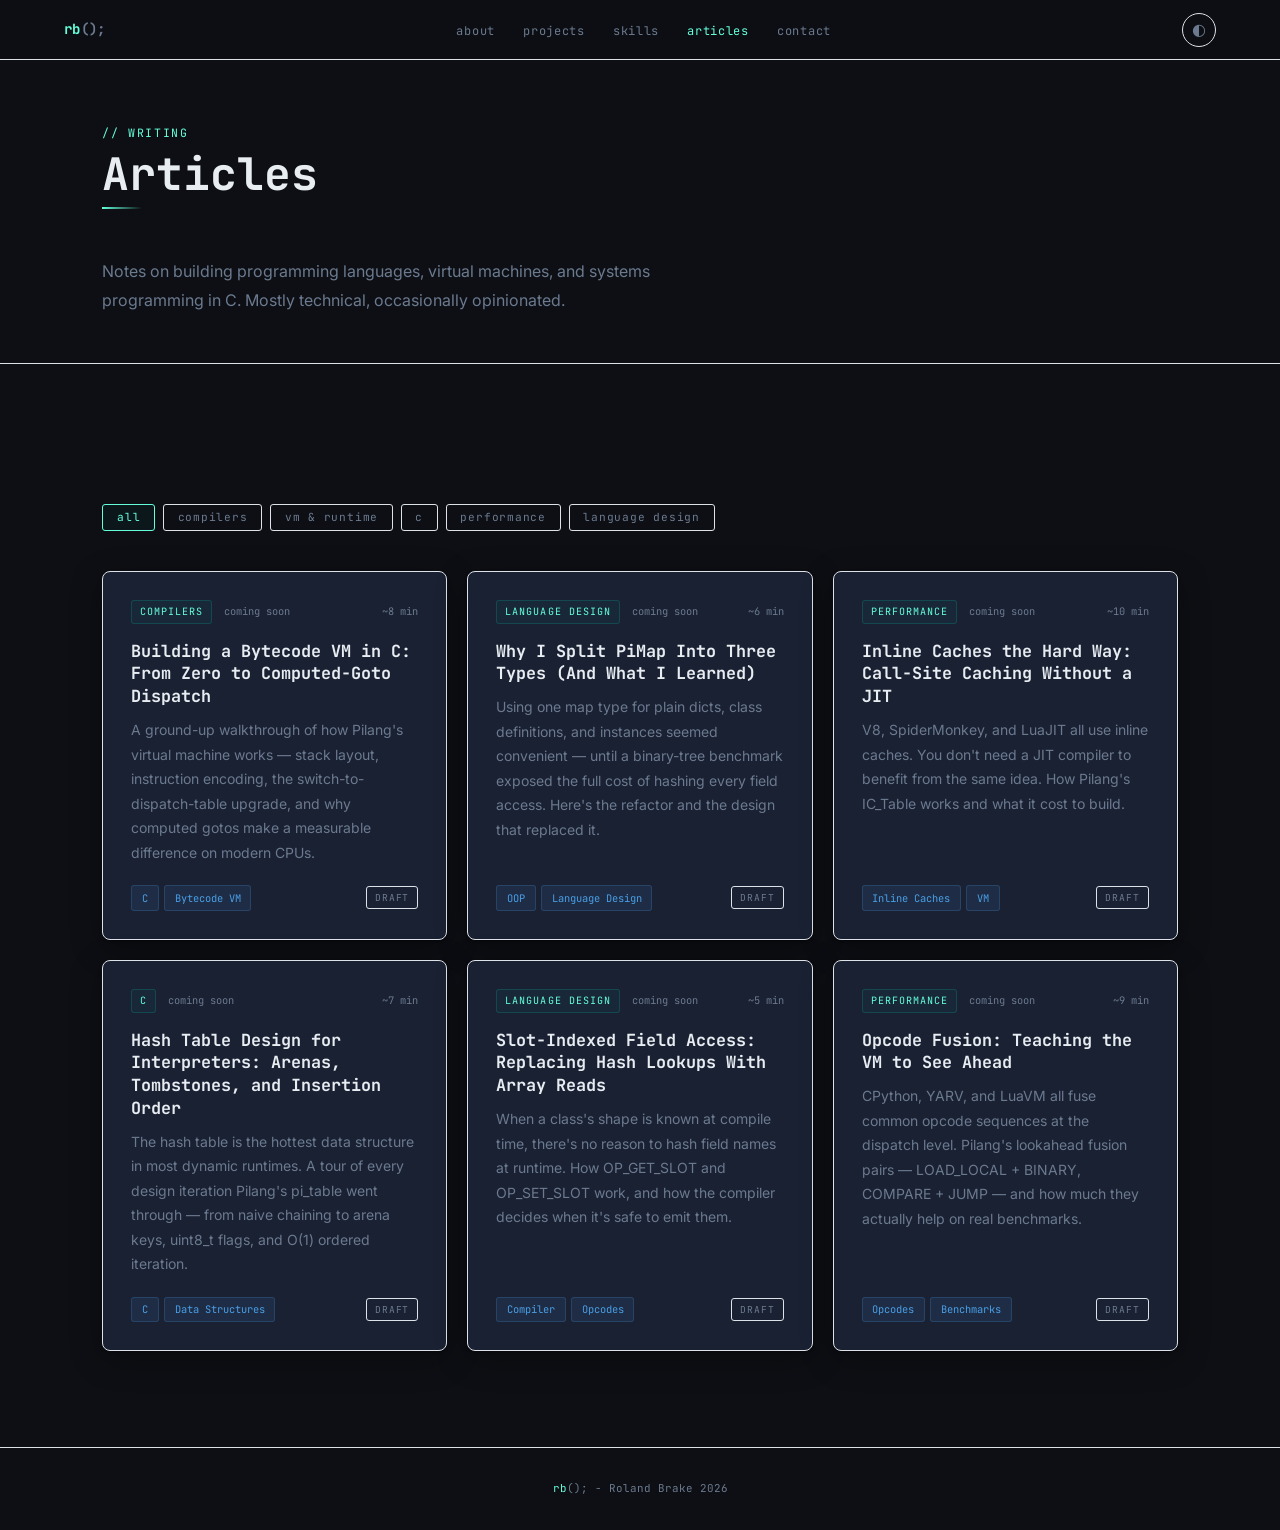
<file: articles.html>
<!doctype html>
<html lang="en">
  <head>
    <meta charset="UTF-8" />
    <meta name="viewport" content="width=device-width, initial-scale=1.0" />
    <title>Articles — Roland Brake</title>
    <link rel="preconnect" href="https://fonts.googleapis.com" />
    <link
      href="https://fonts.googleapis.com/css2?family=JetBrains+Mono:wght@300;400;700&family=Inter:wght@300;400;500;600&display=swap"
      rel="stylesheet"
    />
    <link rel="stylesheet" href="style.css" />
    <style>
      .articles-hero {
        padding: calc(60px + 4rem) clamp(1.5rem, 8vw, 7rem) 3rem;
        background: var(--bg);
        border-bottom: 1px solid var(--border);
      }
      .articles-hero .section-inner {
        max-width: 1100px;
        margin: 0 auto;
      }
      .articles-section {
        padding: 4rem clamp(1.5rem, 8vw, 7rem) 6rem;
        background: var(--bg);
      }
      .articles-section .section-inner {
        max-width: 1100px;
        margin: 0 auto;
      }

      /* Filter bar */
      .filter-bar {
        display: flex;
        gap: 0.5rem;
        flex-wrap: wrap;
        margin-bottom: 2.5rem;
      }
      .filter-btn {
        font-family: var(--font-mono);
        font-size: 0.7rem;
        letter-spacing: 0.07em;
        padding: 0.35rem 0.85rem;
        border-radius: 3px;
        border: 1px solid var(--border);
        background: transparent;
        color: var(--muted);
        cursor: pointer;
        transition: all 0.2s;
      }
      .filter-btn:hover,
      .filter-btn.active {
        border-color: var(--teal);
        color: var(--teal);
        background: rgba(13, 148, 136, 0.06);
      }

      /* Article grid */
      .articles-grid {
        display: grid;
        grid-template-columns: repeat(auto-fill, minmax(320px, 1fr));
        gap: 1.25rem;
      }
      .article-card {
        background: var(--surface);
        border: 1px solid var(--border);
        border-radius: var(--radius);
        padding: 1.75rem;
        display: flex;
        flex-direction: column;
        box-shadow: var(--shadow);
        text-decoration: none;
        color: inherit;
        transition:
          border-color 0.25s,
          transform 0.25s,
          box-shadow 0.25s;
        position: relative;
        overflow: hidden;
      }
      .article-card::before {
        content: "";
        position: absolute;
        top: 0;
        left: 0;
        right: 0;
        height: 2px;
        background: linear-gradient(90deg, var(--teal), transparent);
        opacity: 0;
        transition: opacity 0.25s;
      }
      .article-card:hover {
        border-color: var(--accent);
        transform: translateY(-3px);
        box-shadow: 0 12px 40px rgba(0, 0, 0, 0.14);
      }
      .article-card:hover::before {
        opacity: 1;
      }

      .article-meta {
        display: flex;
        align-items: center;
        gap: 0.75rem;
        margin-bottom: 1rem;
        flex-wrap: wrap;
      }
      .article-tag {
        font-family: var(--font-mono);
        font-size: 0.63rem;
        letter-spacing: 0.1em;
        text-transform: uppercase;
        color: var(--teal);
        padding: 0.18rem 0.5rem;
        border: 1px solid rgba(13, 148, 136, 0.3);
        border-radius: 3px;
        background: rgba(13, 148, 136, 0.06);
      }
      .article-date {
        font-family: var(--font-mono);
        font-size: 0.65rem;
        color: var(--muted);
      }
      .article-read-time {
        font-family: var(--font-mono);
        font-size: 0.65rem;
        color: var(--muted);
        margin-left: auto;
      }
      .article-title {
        font-family: var(--font-mono);
        font-size: 1.05rem;
        font-weight: 700;
        color: var(--text);
        line-height: 1.35;
        margin-bottom: 0.65rem;
        transition: color 0.2s;
      }
      .article-card:hover .article-title {
        color: var(--accent);
      }
      .article-excerpt {
        font-size: 0.875rem;
        color: var(--muted);
        line-height: 1.75;
        flex: 1;
        margin-bottom: 1.25rem;
      }
      .article-footer {
        display: flex;
        align-items: center;
        justify-content: space-between;
        margin-top: auto;
      }
      .article-pills {
        display: flex;
        gap: 0.35rem;
        flex-wrap: wrap;
      }
      .draft-badge {
        font-family: var(--font-mono);
        font-size: 0.6rem;
        letter-spacing: 0.1em;
        text-transform: uppercase;
        color: var(--muted);
        border: 1px solid var(--border);
        border-radius: 3px;
        padding: 0.18rem 0.5rem;
      }
      .articles-empty {
        text-align: center;
        padding: 4rem 0;
        display: none;
      }
      .articles-empty p {
        font-family: var(--font-mono);
        font-size: 0.8rem;
        color: var(--muted);
        margin-top: 0.75rem;
      }
      @media (max-width: 600px) {
        .articles-grid {
          grid-template-columns: 1fr;
        }
        .nav-links {
          display: none;
        }
      }
    </style>
  </head>
  <body>
    <!-- NAV -->
    <nav>
      <a href="index.html" class="nav-logo" style="text-decoration: none"
        >rb<span class="dim">();</span></a
      >
      <ul class="nav-links">
        <li><a href="index.html#about">about</a></li>
        <li><a href="index.html#projects">projects</a></li>
        <li><a href="index.html#skills">skills</a></li>
        <li><a href="articles.html" class="active">articles</a></li>
        <li><a href="index.html#contact">contact</a></li>
      </ul>
      <button id="theme-toggle" aria-label="Toggle theme">◐</button>
    </nav>

    <!-- HERO -->
    <div class="articles-hero">
      <div class="section-inner">
        <div class="eyebrow">// writing</div>
        <h1
          class="section-heading"
          style="font-size: clamp(1.8rem, 4vw, 2.8rem); margin-bottom: 0.6rem"
        >
          Articles
        </h1>
        <div class="accent-line"></div>
        <p class="bio" style="max-width: 560px; margin: 0">
          Notes on building programming languages, virtual machines, and systems
          programming in C. Mostly technical, occasionally opinionated.
        </p>
      </div>
    </div>

    <!-- ARTICLES GRID -->
    <section class="articles-section">
      <div class="section-inner">
        <div class="filter-bar">
          <button class="filter-btn active" data-filter="all">all</button>
          <button class="filter-btn" data-filter="compilers">compilers</button>
          <button class="filter-btn" data-filter="vm">vm &amp; runtime</button>
          <button class="filter-btn" data-filter="c">c</button>
          <button class="filter-btn" data-filter="performance">
            performance
          </button>
          <button class="filter-btn" data-filter="language-design">
            language design
          </button>
        </div>

        <div class="articles-grid" id="articles-grid">
          <a class="article-card fade-in" href="#" data-tags="compilers vm">
            <div class="article-meta">
              <span class="article-tag">compilers</span>
              <span class="article-date">coming soon</span>
              <span class="article-read-time">~8 min</span>
            </div>
            <div class="article-title">
              Building a Bytecode VM in C: From Zero to Computed-Goto Dispatch
            </div>
            <p class="article-excerpt">
              A ground-up walkthrough of how Pilang's virtual machine works —
              stack layout, instruction encoding, the switch-to-dispatch-table
              upgrade, and why computed gotos make a measurable difference on
              modern CPUs.
            </p>
            <div class="article-footer">
              <div class="article-pills">
                <span class="pill">C</span>
                <span class="pill">Bytecode VM</span>
              </div>
              <span class="draft-badge">draft</span>
            </div>
          </a>

          <a
            class="article-card fade-in"
            href="#"
            data-tags="compilers language-design"
          >
            <div class="article-meta">
              <span class="article-tag">language design</span>
              <span class="article-date">coming soon</span>
              <span class="article-read-time">~6 min</span>
            </div>
            <div class="article-title">
              Why I Split PiMap Into Three Types (And What I Learned)
            </div>
            <p class="article-excerpt">
              Using one map type for plain dicts, class definitions, and
              instances seemed convenient — until a binary-tree benchmark
              exposed the full cost of hashing every field access. Here's the
              refactor and the design that replaced it.
            </p>
            <div class="article-footer">
              <div class="article-pills">
                <span class="pill">OOP</span>
                <span class="pill">Language Design</span>
              </div>
              <span class="draft-badge">draft</span>
            </div>
          </a>

          <a class="article-card fade-in" href="#" data-tags="performance vm">
            <div class="article-meta">
              <span class="article-tag">performance</span>
              <span class="article-date">coming soon</span>
              <span class="article-read-time">~10 min</span>
            </div>
            <div class="article-title">
              Inline Caches the Hard Way: Call-Site Caching Without a JIT
            </div>
            <p class="article-excerpt">
              V8, SpiderMonkey, and LuaJIT all use inline caches. You don't need
              a JIT compiler to benefit from the same idea. How Pilang's
              IC_Table works and what it cost to build.
            </p>
            <div class="article-footer">
              <div class="article-pills">
                <span class="pill">Inline Caches</span>
                <span class="pill">VM</span>
              </div>
              <span class="draft-badge">draft</span>
            </div>
          </a>

          <a class="article-card fade-in" href="#" data-tags="c performance">
            <div class="article-meta">
              <span class="article-tag">c</span>
              <span class="article-date">coming soon</span>
              <span class="article-read-time">~7 min</span>
            </div>
            <div class="article-title">
              Hash Table Design for Interpreters: Arenas, Tombstones, and
              Insertion Order
            </div>
            <p class="article-excerpt">
              The hash table is the hottest data structure in most dynamic
              runtimes. A tour of every design iteration Pilang's pi_table went
              through — from naive chaining to arena keys, uint8_t flags, and
              O(1) ordered iteration.
            </p>
            <div class="article-footer">
              <div class="article-pills">
                <span class="pill">C</span>
                <span class="pill">Data Structures</span>
              </div>
              <span class="draft-badge">draft</span>
            </div>
          </a>

          <a
            class="article-card fade-in"
            href="#"
            data-tags="language-design compilers"
          >
            <div class="article-meta">
              <span class="article-tag">language design</span>
              <span class="article-date">coming soon</span>
              <span class="article-read-time">~5 min</span>
            </div>
            <div class="article-title">
              Slot-Indexed Field Access: Replacing Hash Lookups With Array Reads
            </div>
            <p class="article-excerpt">
              When a class's shape is known at compile time, there's no reason
              to hash field names at runtime. How OP_GET_SLOT and OP_SET_SLOT
              work, and how the compiler decides when it's safe to emit them.
            </p>
            <div class="article-footer">
              <div class="article-pills">
                <span class="pill">Compiler</span>
                <span class="pill">Opcodes</span>
              </div>
              <span class="draft-badge">draft</span>
            </div>
          </a>

          <a
            class="article-card fade-in"
            href="#"
            data-tags="performance compilers"
          >
            <div class="article-meta">
              <span class="article-tag">performance</span>
              <span class="article-date">coming soon</span>
              <span class="article-read-time">~9 min</span>
            </div>
            <div class="article-title">
              Opcode Fusion: Teaching the VM to See Ahead
            </div>
            <p class="article-excerpt">
              CPython, YARV, and LuaVM all fuse common opcode sequences at the
              dispatch level. Pilang's lookahead fusion pairs — LOAD_LOCAL +
              BINARY, COMPARE + JUMP — and how much they actually help on real
              benchmarks.
            </p>
            <div class="article-footer">
              <div class="article-pills">
                <span class="pill">Opcodes</span>
                <span class="pill">Benchmarks</span>
              </div>
              <span class="draft-badge">draft</span>
            </div>
          </a>
        </div>

        <div class="articles-empty" id="articles-empty">
          <span style="font-size: 2rem; color: var(--muted)">∅</span>
          <p>No articles in that category yet.</p>
        </div>
      </div>
    </section>

    <footer>
      <span class="teal">rb</span>(); - Roland Brake
      <script>
        document.write(new Date().getFullYear());
      </script>
    </footer>

    <script>
      document.addEventListener("DOMContentLoaded", () => {
        const body = document.body;
        let manualOverride = null;
        function getAutoDark() {
          const h = new Date().getHours();
          return h >= 18 || h < 6;
        }
        function applyTheme(dark) {
          body.classList.toggle("dark", dark);
        }
        function updateTheme() {
          if (manualOverride === null) applyTheme(getAutoDark());
        }
        updateTheme();
        setInterval(updateTheme, 60000);
        const toggle = document.getElementById("theme-toggle");
        if (toggle) {
          toggle.addEventListener("click", () => {
            const isDark = body.classList.contains("dark");
            manualOverride = !isDark;
            applyTheme(manualOverride);
          });
        }

        // Fade-in
        const observer = new IntersectionObserver(
          (entries) =>
            entries.forEach((e) => {
              if (e.isIntersecting) e.target.classList.add("visible");
            }),
          { threshold: 0.08 },
        );
        document
          .querySelectorAll(".fade-in")
          .forEach((el) => observer.observe(el));

        // Filter
        const filterBtns = document.querySelectorAll(".filter-btn");
        const cards = document.querySelectorAll(".article-card");
        const emptyState = document.getElementById("articles-empty");
        filterBtns.forEach((btn) => {
          btn.addEventListener("click", () => {
            filterBtns.forEach((b) => b.classList.remove("active"));
            btn.classList.add("active");
            const filter = btn.dataset.filter;
            let visible = 0;
            cards.forEach((card) => {
              const match =
                filter === "all" || (card.dataset.tags || "").includes(filter);
              card.style.display = match ? "" : "none";
              if (match) visible++;
            });
            emptyState.style.display = visible === 0 ? "block" : "none";
          });
        });
      });
    </script>
  </body>
</html>
</file>
<file: style.css>
/* ── TOKENS ── */
:root {
  --bg: #f7f8fa;
  --bg2: #eef0f4;
  --surface: #ffffff;
  --border: #243044;
  --text: #1a1f2e;
  --muted: #6b7280;
  --accent: #2563eb;
  --accent2: #1d4ed8;
  --teal: #0d9488;
  --font-mono: "JetBrains Mono", monospace;
  --font-body: "Inter", "Segoe UI", sans-serif;
  --radius: 8px;
  --shadow: 0 1px 3px rgba(0, 0, 0, 0.08), 0 4px 16px rgba(0, 0, 0, 0.06);
}

body.dark {
  --bg: #0d0f14;
  --bg2: #131720;
  --surface: #1a2133;
  --border: #dde1e8;
  --text: #e8edf2;
  --muted: #6b7a8f;
  --accent: #4a9fe8;
  --accent2: #2e7dd1;
  --teal: #64ffda;
  --shadow: 0 1px 3px rgba(0, 0, 0, 0.4), 0 8px 32px rgba(0, 0, 0, 0.3);
}

/* ── RESET ── */
*,
*::before,
*::after {
  box-sizing: border-box;
  margin: 0;
  padding: 0;
}
html {
  scroll-behavior: smooth;
}
body {
  font-family: var(--font-body);
  background: var(--bg);
  color: var(--text);
  font-size: 16px;
  line-height: 1.6;
  transition:
    background 0.3s,
    color 0.3s;
  overflow-x: hidden;
}

/* ── NAV ── */
nav {
  position: fixed;
  top: 0;
  left: 0;
  right: 0;
  z-index: 100;
  display: flex;
  align-items: center;
  justify-content: space-between;
  padding: 0 clamp(1.5rem, 5vw, 4rem);
  height: 60px;
  background: rgba(247, 248, 250, 0.88);
  backdrop-filter: blur(12px);
  border-bottom: 1px solid var(--border);
  transition:
    background 0.3s,
    border-color 0.3s;
}
body.dark nav {
  background: rgba(13, 15, 20, 0.88);
}
.nav-logo {
  font-family: var(--font-mono);
  font-size: 0.88rem;
  color: var(--teal);
  font-weight: 700;
  letter-spacing: 0.02em;
}

/* ── PILANG LOGO ── */
.pilang-logo {
  width: 160px;
  height: 160px;
  object-fit: contain;
  display: block;
  margin: 0 auto 1rem;
  opacity: 0.9;
}

/* ── CAROUSEL ── */
.carousel {
  margin: 1rem 0;
  border-radius: 12px;
  overflow: hidden;
  border: 1px solid var(--border);
  width: 100%;
  height: 280px;
  position: relative;
}
.carousel-track {
  display: flex;
  height: 100%;
  transition: transform 0.6s cubic-bezier(0.4, 0, 0.2, 1);
  will-change: transform;
}
.carousel-track img {
  flex-shrink: 0;
  width: 100%;
  height: 280px;
  object-fit: cover;
  object-position: center;
  display: block;
}
.carousel-dots {
  position: absolute;
  bottom: 8px;
  left: 50%;
  transform: translateX(-50%);
  display: flex;
  gap: 6px;
}
.carousel-dot {
  width: 6px;
  height: 6px;
  border-radius: 50%;
  background: rgba(255, 255, 255, 0.4);
  transition:
    background 0.3s,
    transform 0.3s;
}
.carousel-dot.active {
  background: #fff;
  transform: scale(1.3);
}

.spa-mockup {
  margin: 1rem 0;
  border-radius: 12px;
  overflow: hidden;
  border: 1px solid var(--border);
  line-height: 0;
}

.spa-mockup img {
  width: 100%;
  display: block;
  border-radius: 12px;
}

.dim {
  color: var(--muted);
}
.nav-links {
  display: flex;
  gap: 1.75rem;
  list-style: none;
}
.nav-links a {
  font-family: var(--font-mono);
  font-size: 0.75rem;
  color: var(--muted);
  text-decoration: none;
  letter-spacing: 0.06em;
  transition: color 0.2s;
}
.nav-links a:hover,
.nav-links a.active {
  color: var(--teal);
}
#theme-toggle {
  background: none;
  border: 1px solid var(--border);
  color: var(--muted);
  font-size: 1rem;
  cursor: pointer;
  width: 34px;
  height: 34px;
  border-radius: 50px;
  display: flex;
  align-items: center;
  justify-content: center;
  transition:
    color 0.2s,
    border-color 0.2s;
}
#theme-toggle:hover {
  color: var(--teal);
  border-color: var(--teal);
}

/* ── SECTIONS ── */
section {
  padding: 6rem clamp(1.5rem, 8vw, 7rem);
}
section:first-of-type {
  padding-top: calc(60px + 5rem);
}
.section-inner {
  max-width: 1100px;
  margin: 0 auto;
}

.eyebrow {
  font-family: var(--font-mono);
  font-size: 0.72rem;
  color: var(--teal);
  letter-spacing: 0.14em;
  text-transform: uppercase;
  margin-bottom: 0.5rem;
}
.section-heading {
  font-family: var(--font-mono);
  font-size: clamp(1.5rem, 3vw, 2.2rem);
  font-weight: 700;
  color: var(--text);
  margin-bottom: 0.75rem;
}
.accent-line {
  width: 40px;
  height: 2px;
  background: linear-gradient(90deg, var(--teal), transparent);
  margin-bottom: 3rem;
}

/* ── HERO / ABOUT ── */
#about {
  background: var(--bg);
}
.hero-grid {
  max-width: 1100px;
  margin: 0 auto;
  display: grid;
  grid-template-columns: 260px 1fr;
  gap: 5rem;
  align-items: start;
}
@media (max-width: 900px) {
  .hero-grid {
    grid-template-columns: 1fr;
    gap: 3rem;
  }
  .profile-col {
    display: flex;
    flex-direction: column;
    align-items: center;
  }
}

/* Profile */
.profile-frame {
  position: relative;
  display: inline-block;
  margin-bottom: 1.75rem;
}
.profile-frame::before {
  content: "";
  position: absolute;
  inset: -4px;
  border-radius: calc(var(--radius) + 4px);
  opacity: 0.5;
  z-index: 0;
}
.profile-pic {
  position: relative;
  z-index: 1;
  display: block;
  width: 220px;
  height: 300px;
  object-fit: cover;
  border-radius: var(--radius);
  border: 1px solid var(--border);
}
.social-links {
  display: flex;
  gap: 1rem;
}
.social-links a {
  transition:
    transform 0.2s,
    opacity 0.2s;
  display: inline-block;
}
.social-links a:hover {
  transform: translateY(-3px);
  opacity: 0.75;
}
.social-links img {
  width: 28px;
  height: 28px;
  filter: invert(0);
  transition: filter 0.3s;
}
body.dark .social-links img {
  filter: invert(1);
}

/* Intro */
.intro-col .eyebrow {
  margin-bottom: 1rem;
}
h1 {
  font-family: var(--font-mono);
  font-size: clamp(2.4rem, 6vw, 4rem);
  font-weight: 700;
  line-height: 1.05;
  color: var(--text);
  margin-bottom: 0.75rem;
}
.hero-title {
  font-family: var(--font-mono);
  font-size: clamp(0.9rem, 2vw, 1.15rem);
  color: var(--accent);
  margin-bottom: 1.5rem;
  font-weight: 300;
}
.bio {
  color: var(--muted);
  line-height: 1.8;
  margin-bottom: 1rem;
  max-width: 520px;
}
.bio strong {
  color: var(--text);
}
.hl {
  color: var(--accent);
  font-weight: 600;
  text-decoration: none;
  border-bottom: 1px solid transparent;
  transition: border-color 0.2s;
}
.hl:hover {
  border-color: var(--accent);
}

/* Terminal */
.terminal {
  margin: 1.75rem 0;
  background: #0a0c10;
  border: 1px solid var(--border);
  border-radius: var(--radius);
  overflow: hidden;
  max-width: 520px;
  box-shadow: var(--shadow);
}
.terminal-bar {
  display: flex;
  align-items: center;
  gap: 6px;
  padding: 9px 14px;
  background: #111418;
  border-bottom: 1px solid #1e2530;
}
.dot {
  width: 10px;
  height: 10px;
  border-radius: 50%;
}
.dot.red {
  background: #ff5f57;
}
.dot.yellow {
  background: #febc2e;
}
.dot.green {
  background: #28c840;
}
.terminal-label {
  margin-left: 8px;
  font-family: var(--font-mono);
  font-size: 0.68rem;
  color: #546e7a;
}
.terminal-body {
  padding: 1rem 1.25rem;
  font-family: var(--font-mono);
  font-size: 0.75rem;
  line-height: 1.9;
  min-height: 120px;
  color: #e8edf2;
}
.t-prompt {
  color: #64ffda;
}
.t-kw {
  color: #c792ea;
}
.t-fn {
  color: #82aaff;
}
.t-str {
  color: #c3e88d;
}
.t-num {
  color: #f78c6c;
}
.t-cmt {
  color: #546e7a;
}
.t-out {
  color: #6b7a8f;
}
.cursor {
  display: inline-block;
  width: 7px;
  height: 0.9em;
  background: #64ffda;
  vertical-align: text-bottom;
  animation: blink 1s step-end infinite;
}
@keyframes blink {
  0%,
  100% {
    opacity: 1;
  }
  50% {
    opacity: 0;
  }
}

/* CTA */
.hero-cta {
  display: flex;
  gap: 1rem;
  flex-wrap: wrap;
  margin-top: 0.5rem;
}
.btn {
  font-family: var(--font-mono);
  font-size: 0.78rem;
  letter-spacing: 0.06em;
  padding: 0.65rem 1.5rem;
  border-radius: 4px;
  text-decoration: none;
  transition: all 0.2s;
  border: none;
  cursor: pointer;
  display: inline-block;
}
.btn-primary {
  background: var(--accent);
  color: #fff;
  font-weight: 700;
}
.btn-primary:hover {
  background: var(--teal);
  color: var(--bg);
}
.btn-outline {
  background: transparent;
  color: var(--accent);
  border: 1px solid var(--accent);
}
.btn-outline:hover {
  border-color: var(--teal);
  color: var(--teal);
}

/* ── PROJECTS ── */
#projects {
  background: var(--bg2);
}
.projects-grid {
  display: grid;
  grid-template-columns: repeat(2, 1fr);
  gap: 1.25rem;
}
@media (max-width: 700px) {
  .projects-grid {
    grid-template-columns: 1fr;
  }
}

.project-card {
  background: var(--surface);
  border: 1px solid var(--border);
  border-radius: var(--radius);
  padding: 1.75rem;
  transition:
    border-color 0.25s,
    transform 0.25s,
    box-shadow 0.25s;
  box-shadow: var(--shadow);
  display: flex;
  flex-direction: column;
  justify-content: center;
  align-items: center;
}
.project-card:hover {
  border-color: var(--accent);
  transform: translateY(-2px);
  box-shadow: 0 8px 32px rgba(0, 0, 0, 0.12);
}
.project-card.featured {
  grid-column: 1 / -1;
  display: grid;
  grid-template-columns: 1fr 380px;
  gap: 2.5rem;
  align-items: start;
}
@media (max-width: 900px) {
  .project-card.featured {
    grid-template-columns: 1fr;
  }
}

.project-tag {
  font-family: var(--font-mono);
  font-size: 0.66rem;
  letter-spacing: 0.1em;
  text-transform: uppercase;
  color: var(--teal);
  margin-bottom: 0.6rem;
}
.project-name {
  font-family: var(--font-mono);
  font-size: 1.25rem;
  font-weight: 700;
  color: var(--text);
  margin-bottom: 0.65rem;
}
.project-desc {
  color: var(--muted);
  font-size: 0.9rem;
  line-height: 1.75;
  /* margin-bottom: 1.25rem; */
  flex: 1;
}
.project-bullets {
  list-style: none;
  margin-bottom: 1.25rem;
  display: flex;
  flex-direction: column;
  gap: 0.45rem;
}
.project-bullets li {
  font-size: 0.85rem;
  color: var(--muted);
  padding-left: 1.1rem;
  position: relative;
  line-height: 1.6;
}
.project-bullets li::before {
  content: "▸";
  position: absolute;
  left: 0;
  color: var(--accent);
  font-size: 0.65rem;
  top: 0.2em;
}
.project-tech {
  display: flex;
  flex-wrap: wrap;
  gap: 0.4rem;
  margin-bottom: 1.25rem;
}
.pill {
  font-family: var(--font-mono);
  font-size: 0.65rem;
  padding: 0.22rem 0.6rem;
  border-radius: 3px;
  background: rgba(74, 159, 232, 0.1);
  color: var(--accent);
  border: 1px solid rgba(74, 159, 232, 0.2);
}
.project-links {
  display: flex;
  gap: 1rem;
  margin-top: auto;
}
.plink {
  font-family: var(--font-mono);
  font-size: 0.73rem;
  color: var(--accent);
  text-decoration: none;
  border-bottom: 1px solid transparent;
  transition:
    border-color 0.2s,
    color 0.2s;
  padding-bottom: 1px;
}
.plink:hover {
  border-color: var(--teal);
  color: var(--teal);
}

/* Code block inside featured card */
.project-code {
  background: #0a0c10;
  border: 1px solid #1e2530;
  border-radius: var(--radius);
  padding: 1.25rem 1.5rem;
  overflow-x: auto;
}
.project-code pre {
  font-family: var(--font-mono);
  font-size: 0.75rem;
  line-height: 1.9;
  color: #e8edf2;
  white-space: pre;
}

.profile-col {
  display: flex;
  flex-direction: column;
  align-items: center;
  justify-content: center;
}

#skills {
  background: var(--bg);
}
.skills-grid {
  display: grid;
  grid-template-columns: repeat(auto-fill, minmax(260px, 1fr));
  gap: 1.25rem;
}
.skill-group {
  background: var(--surface);
  border: 1px solid var(--border);
  border-radius: var(--radius);
  padding: 1.5rem;
  box-shadow: var(--shadow);
}
.skill-group-name {
  font-family: var(--font-mono);
  font-size: 0.68rem;
  letter-spacing: 0.12em;
  text-transform: uppercase;
  color: var(--teal);
  margin-bottom: 1rem;
  padding-bottom: 0.65rem;
  border-bottom: 1px solid var(--border);
}
.skill-list {
  list-style: none;
  display: flex;
  flex-direction: column;
  gap: 0.55rem;
}
.skill-list li {
  display: flex;
  align-items: flex-start;
  gap: 0.65rem;
  font-family: var(--font-mono);
  font-size: 0.78rem;
  color: var(--muted);
  line-height: 1.4;
}
.skill-list li::before {
  content: "";
  width: 5px;
  height: 5px;
  border-radius: 50%;
  background: var(--accent2);
  flex-shrink: 0;
  margin-top: 0.45em;
}

/* ── CONTACT ── */
#contact {
  background: var(--bg2);
}
.contact-inner {
  text-align: center;
  max-width: 600px;
  margin: 0 auto;
}
.contact-inner .accent-line {
  margin: 0 auto 2rem;
}
.contact-desc {
  color: var(--muted);
  line-height: 1.8;
  margin-bottom: 2rem;
}
.contact-links {
  display: flex;
  justify-content: center;
  gap: 0.75rem;
  flex-wrap: wrap;
}
.contact-btn {
  font-family: var(--font-mono);
  font-size: 0.75rem;
  color: var(--muted);
  text-decoration: none;
  padding: 0.55rem 1.1rem;
  border: 1px solid var(--border);
  border-radius: 4px;
  transition: all 0.2s;
  letter-spacing: 0.04em;
  background: var(--surface);
}
.contact-btn:hover {
  color: var(--teal);
  border-color: var(--teal);
}

/* ── FOOTER ── */
footer {
  text-align: center;
  padding: 2rem;
  border-top: 1px solid var(--border);
  font-family: var(--font-mono);
  font-size: 0.68rem;
  color: var(--muted);
}
.teal {
  color: var(--teal);
}

/* ── FADE IN ── */
.fade-in {
  opacity: 0;
  transform: translateY(18px);
  transition:
    opacity 0.55s ease,
    transform 0.55s ease;
}
.fade-in.visible {
  opacity: 1;
  transform: none;
}

.project-right {
  display: flex;
  flex-direction: column;
  gap: 1.5rem;
}
.coin-scene {
  display: flex;
  justify-content: center;
  align-items: center;
  padding: 2rem 0 1rem;
  perspective: 600px;
}
.coin {
  width: 150px;
  height: 150px;
  position: relative;
  transform-style: preserve-3d;
  animation: coin-spin 4s linear infinite;
}
@keyframes coin-spin {
  0% {
    transform: rotateY(0deg);
  }
  100% {
    transform: rotateY(360deg);
  }
}
.coin-face {
  position: absolute;
  inset: 0;
  border-radius: 50%;
  overflow: hidden;
  backface-visibility: hidden;
  box-shadow:
    0 0 0 4px #f5a800,
    0 8px 32px rgba(245, 168, 0, 0.4);
}
.coin-face img {
  width: 100%;
  height: 100%;
  object-fit: cover;
  border-radius: 50%;
}
.coin-front {
  transform: translateZ(10px);
}
.coin-back {
  transform: rotateY(180deg) translateZ(10px);
}
.coin-edge {
  position: absolute;
  inset: 0;
  border-radius: 50%;
  transform: scaleX(0.13);
  background: linear-gradient(
    to bottom,
    #f5c800 0%,
    #d4920a 30%,
    #f5a800 50%,
    #d4920a 70%,
    #f5c800 100%
  );
  box-shadow: inset -3px 0 6px rgba(0, 0, 0, 0.3);
}

/* ── MONKEY GIF ── */
.monkey-wrap {
  margin: 1rem 0;
  border-radius: 12px;
  overflow: hidden;
  border: 1px solid var(--border);
  line-height: 0;
  max-width: 80%;
}
.monkey-gif {
  width: 100%;
  display: block;
  border-radius: 12px;
}

@media (max-width: 600px) {
  .nav-links {
    display: none;
  }

  .project-card.featured {
    grid-template-columns: 1fr;
    min-width: 0;
  }

  .project-main,
  .project-right {
    min-width: 0;
    width: 100%;
  }

  .project-code {
    max-width: 100%;
    overflow-x: auto;
  }

  .project-code pre {
    white-space: pre;
    min-width: 0;
  }
}

.project-code::-webkit-scrollbar {
  height: 6px;
}

.project-code::-webkit-scrollbar-track {
  background: #1a1a2e;
  border-radius: 0 0 6px 6px;
}

.project-code::-webkit-scrollbar-thumb {
  background: #3a3a5a;
  border-radius: 3px;
}

.project-code::-webkit-scrollbar-thumb:hover {
  background: var(--accent);
}
</file>
